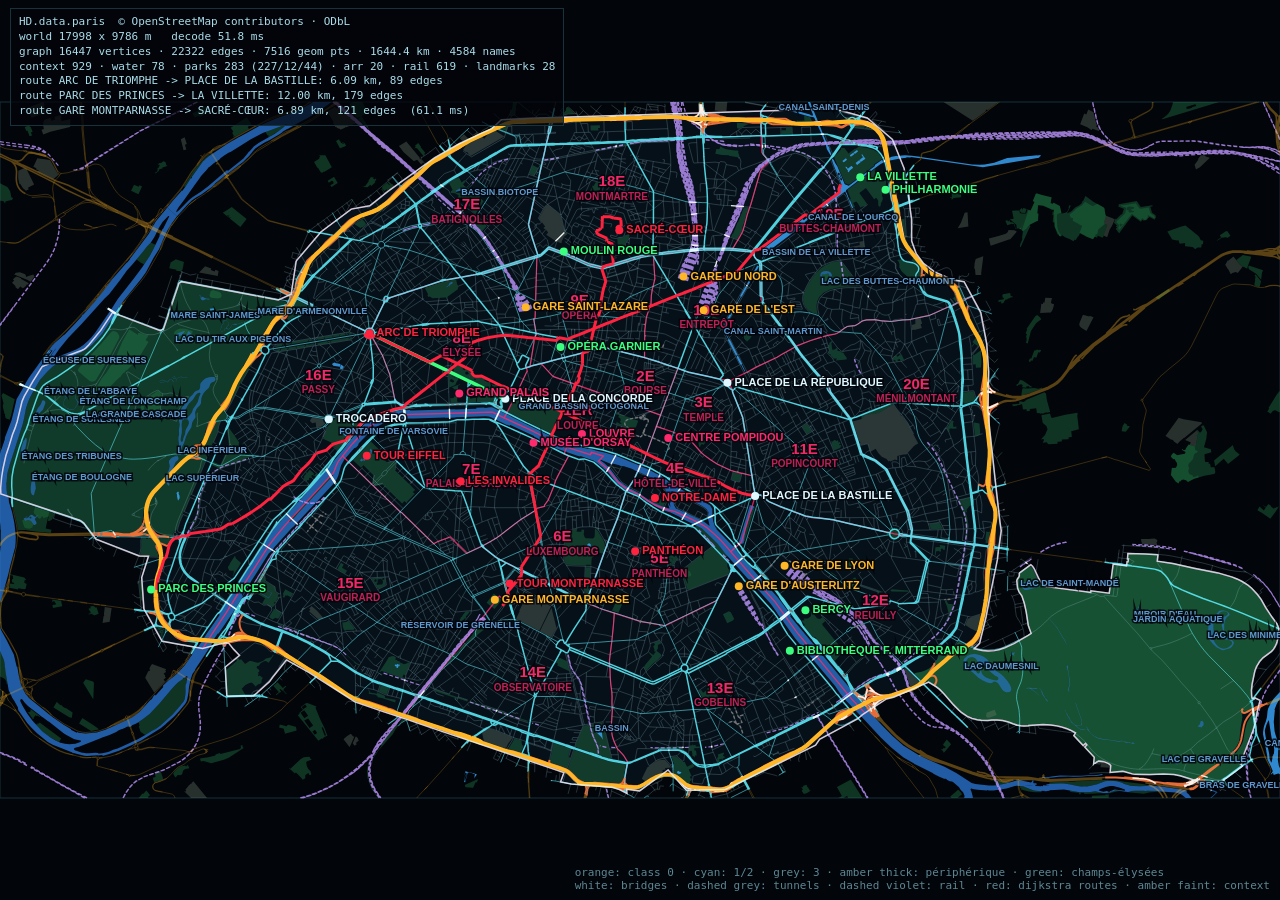
<file: tools/paris_preview.html>
<!doctype html>
<html lang="en">
<head>
<meta charset="utf-8">
<meta name="viewport" content="width=device-width, initial-scale=1">
<title>Paris Dataset Preview</title>
<!--
  Standalone check page for src/js/data/paris.js (generated by tools/paris_data.py).
  Draws every layer, runs two test routes over the graph and prints decode stats.
    ?view=x0,y0,x1,y1   zoom to a world rectangle in metres
    ?labels=0           hide landmark / arrondissement labels
  python tools/shot.py --page tools/paris_preview.html --size 1800x1000 --out .shots/paris-preview.png
-->
<style>
  :root { --bg: #02050a; --ink: #a9dce8; --dim: #5d8793; }
  html, body { margin: 0; height: 100%; background: var(--bg); color: var(--ink); overflow: hidden; }
  body { font: 500 11px "JetBrains Mono", Consolas, monospace; }
  canvas { position: absolute; inset: 0; width: 100%; height: 100%; display: block; }
  #hud { position: absolute; left: 10px; top: 8px; white-space: pre; line-height: 1.35; pointer-events: none;
         background: rgba(2, 5, 10, 0.72); padding: 6px 8px; border: 1px solid #16323b; }
  #legend { position: absolute; right: 10px; bottom: 8px; white-space: pre; color: var(--dim); pointer-events: none; }
</style>
</head>
<body>
<canvas id="c"></canvas>
<div id="hud">loading…</div>
<div id="legend"></div>
<script src="../src/js/core.js"></script>
<script src="../src/js/data/paris.js"></script>
<script>
(() => {
  'use strict';
  const q = new URLSearchParams(location.search);
  const hud = document.getElementById('hud');

  const t0 = performance.now();
  const P = HD.data.paris;
  const decodeMs = performance.now() - t0;

  const cv = document.getElementById('c');
  const dpr = Math.min(2, window.devicePixelRatio || 1);
  const cw = innerWidth, ch = innerHeight;
  cv.width = Math.round(cw * dpr);
  cv.height = Math.round(ch * dpr);
  const g = cv.getContext('2d');

  let [vx0, vy0, vx1, vy1] = (q.get('view') || `0,0,${P.W},${P.H}`).split(',').map(Number);
  const s = Math.min(cw / (vx1 - vx0), ch / (vy1 - vy0));
  const ox = (cw - (vx1 - vx0) * s) / 2 - vx0 * s;
  const oy = (ch - (vy1 - vy0) * s) / 2 - vy0 * s;
  g.setTransform(dpr * s, 0, 0, dpr * s, dpr * ox, dpr * oy);
  const px = 1 / s; // one CSS pixel in world metres

  const ringPath = (path, r) => {
    path.moveTo(r[0], r[1]);
    for (let i = 2; i < r.length; i += 2) path.lineTo(r[i], r[i + 1]);
    path.closePath();
  };
  const linePath = (path, l) => {
    path.moveTo(l[0], l[1]);
    for (let i = 2; i < l.length; i += 2) path.lineTo(l[i], l[i + 1]);
  };
  const polyPath = (rings) => {
    const p = new Path2D();
    for (const r of rings) ringPath(p, r);
    return p;
  };

  g.fillStyle = '#02050a';
  g.fillRect(-1e5, -1e5, 3e5, 3e5);

  // world frame
  g.strokeStyle = '#16323b';
  g.lineWidth = px;
  g.strokeRect(0, 0, P.W, P.H);

  // city boundary fill
  const bnd = polyPath(P.boundary);
  g.fillStyle = '#061019';
  g.fill(bnd, 'evenodd');

  // green
  const greenFill = { park: 'rgba(40,140,80,0.35)', wood: 'rgba(30,110,60,0.45)', cemetery: 'rgba(110,130,110,0.35)' };
  for (const p of P.parks) {
    g.fillStyle = greenFill[p.kind] || 'magenta';
    g.fill(polyPath(p.rings), 'evenodd');
  }

  // water
  for (const w of P.water) {
    g.fillStyle = w.kind === 'river' ? 'rgba(43,120,214,0.75)' : w.kind === 'canal' || w.kind === 'basin' ? 'rgba(60,170,255,0.8)' : 'rgba(43,120,214,0.6)';
    g.fill(polyPath(w.rings), 'evenodd');
  }

  // arrondissements
  g.strokeStyle = 'rgba(255,42,109,0.55)';
  g.lineWidth = 1.2 * px;
  for (const a of P.arr) g.stroke(polyPath(a.rings));

  // rail
  const rail = new Path2D();
  for (const l of P.rail) linePath(rail, l);
  g.strokeStyle = 'rgba(190,150,255,0.8)';
  g.lineWidth = 1.2 * px;
  g.setLineDash([4 * px, 2 * px]);
  g.stroke(rail);
  g.setLineDash([]);

  // context roads (outside the city)
  const ctxPath = [new Path2D(), new Path2D()];
  for (const c of P.context) linePath(ctxPath[Math.min(1, c.cls)], c.pts);
  g.strokeStyle = 'rgba(255,182,39,0.35)';
  g.lineWidth = 1.6 * px;
  g.stroke(ctxPath[0]);
  g.strokeStyle = 'rgba(255,182,39,0.22)';
  g.lineWidth = 1 * px;
  g.stroke(ctxPath[1]);

  // graph by class
  const E = P.edges, nodes = P.nodes, geom = P.geom;
  const edgePath = (path, e) => {
    const a = E.a[e] * 2, b = E.b[e] * 2;
    path.moveTo(nodes[a], nodes[a + 1]);
    for (let i = E.g0[e] * 2, n = i + E.gn[e] * 2; i < n; i += 2) path.lineTo(geom[i], geom[i + 1]);
    path.lineTo(nodes[b], nodes[b + 1]);
  };
  const cls = [new Path2D(), new Path2D(), new Path2D(), new Path2D()];
  const champs = new Path2D(), peri = new Path2D(), bridges = new Path2D(), tunnels = new Path2D();
  const champsName = P.names.indexOf('AVENUE DES CHAMPS-ÉLYSÉES');
  const periName = P.names.indexOf('BOULEVARD PÉRIPHÉRIQUE');
  let km = 0;
  for (let e = 0; e < E.count; e++) {
    edgePath(cls[E.cls[e]], e);
    if (E.name[e] === champsName) edgePath(champs, e);
    if (E.name[e] === periName) edgePath(peri, e);
    if (E.flags[e] & 1) edgePath(bridges, e);
    if (E.flags[e] & 2) edgePath(tunnels, e);
    km += E.len[e];
  }
  km /= 1000;
  const style = [
    ['rgba(169,220,232,0.30)', 0.7],
    ['rgba(95,243,255,0.55)', 1.0],
    ['rgba(95,243,255,0.85)', 1.5],
    ['rgba(255,120,60,0.9)', 2.0],
  ];
  for (const c of [3, 2, 1, 0]) {
    g.strokeStyle = style[3 - c][0];
    g.lineWidth = style[3 - c][1] * px;
    g.stroke(cls[c]);
  }
  g.strokeStyle = 'rgba(255,255,255,0.9)';
  g.lineWidth = 1.4 * px;
  g.stroke(bridges);
  g.strokeStyle = 'rgba(120,120,120,0.9)';
  g.setLineDash([3 * px, 2 * px]);
  g.stroke(tunnels);
  g.setLineDash([]);
  g.strokeStyle = '#ffb627';
  g.lineWidth = 3 * px;
  g.stroke(peri);
  g.strokeStyle = '#3dff7f';
  g.lineWidth = 3.5 * px;
  g.stroke(champs);

  // boundary outline
  g.strokeStyle = 'rgba(223,248,255,0.8)';
  g.lineWidth = 1.5 * px;
  g.stroke(bnd);

  // routing check: Dijkstra over edge lengths (oneway ignored, as the map does)
  const nv = nodes.length / 2;
  const adjStart = new Uint32Array(nv + 1);
  for (let e = 0; e < E.count; e++) { adjStart[E.a[e] + 1]++; adjStart[E.b[e] + 1]++; }
  for (let i = 0; i < nv; i++) adjStart[i + 1] += adjStart[i];
  const adj = new Uint32Array(E.count * 2), fill = adjStart.slice(0, nv);
  for (let e = 0; e < E.count; e++) { adj[fill[E.a[e]]++] = e; adj[fill[E.b[e]]++] = e; }
  const nearest = (x, y) => {
    let best = 0, bd = Infinity;
    for (let i = 0; i < nv; i++) {
      const d = (nodes[i * 2] - x) ** 2 + (nodes[i * 2 + 1] - y) ** 2;
      if (d < bd) { bd = d; best = i; }
    }
    return best;
  };
  const route = (s0, t) => {
    const dist = new Float64Array(nv).fill(Infinity), via = new Int32Array(nv).fill(-1);
    const heap = [[0, s0]];
    dist[s0] = 0;
    const push = (it) => { heap.push(it); let i = heap.length - 1; while (i) { const p = (i - 1) >> 1; if (heap[p][0] <= heap[i][0]) break; [heap[p], heap[i]] = [heap[i], heap[p]]; i = p; } };
    const pop = () => { const top = heap[0], last = heap.pop(); if (heap.length) { heap[0] = last; let i = 0; for (;;) { const l = i * 2 + 1, r = l + 1; let m = i; if (l < heap.length && heap[l][0] < heap[m][0]) m = l; if (r < heap.length && heap[r][0] < heap[m][0]) m = r; if (m === i) break; [heap[m], heap[i]] = [heap[i], heap[m]]; i = m; } } return top; };
    while (heap.length) {
      const [d, u] = pop();
      if (d > dist[u]) continue;
      if (u === t) break;
      for (let k = adjStart[u]; k < adjStart[u + 1]; k++) {
        const e = adj[k], v = E.a[e] === u ? E.b[e] : E.a[e], nd = d + E.len[e];
        if (nd < dist[v]) { dist[v] = nd; via[v] = e; push([nd, v]); }
      }
    }
    const path = new Path2D();
    let u = t, n = 0;
    while (u !== s0 && via[u] >= 0) { edgePath(path, via[u]); const e = via[u]; u = E.a[e] === u ? E.b[e] : E.a[e]; n++; }
    return { path, dist: dist[t], edges: n };
  };
  const lm = Object.fromEntries(P.landmarks.map((l) => [l.name, l]));
  const tr0 = performance.now();
  const routes = [
    ['ARC DE TRIOMPHE', 'PLACE DE LA BASTILLE'],
    ['PARC DES PRINCES', 'LA VILLETTE'],
    ['GARE MONTPARNASSE', 'SACRÉ-CŒUR'],
  ].map(([a, b]) => ({ a, b, ...route(nearest(lm[a].x, lm[a].y), nearest(lm[b].x, lm[b].y)) }));
  const routeMs = performance.now() - tr0;
  g.strokeStyle = '#ff2340';
  g.lineWidth = 3 * px;
  for (const r of routes) g.stroke(r.path);

  // labels
  const showLabels = q.get('labels') !== '0';
  const txt = (t, x, y, color, size, align = 'center') => {
    g.save();
    g.setTransform(dpr, 0, 0, dpr, 0, 0);
    g.font = `600 ${size}px "Chakra Petch", "Segoe UI", sans-serif`;
    g.textAlign = align;
    g.textBaseline = 'middle';
    const sx = x * s + ox, sy = y * s + oy;
    g.lineWidth = 3;
    g.strokeStyle = 'rgba(2,5,10,0.85)';
    g.strokeText(t, sx, sy);
    g.fillStyle = color;
    g.fillText(t, sx, sy);
    g.restore();
  };
  if (showLabels) {
    for (const a of P.arr) {
      const [n, nm] = a.name.split(' · ');
      txt(n, a.label[0], a.label[1] - 7 * px, 'rgba(255,42,109,0.95)', 15);
      txt(nm, a.label[0], a.label[1] + 8 * px, 'rgba(255,42,109,0.75)', 10);
    }
    const seen = new Set();
    for (const w of P.water) {
      if (!w.name || seen.has(w.name) || w.kind === 'river') continue;
      seen.add(w.name);
      const r = w.rings[0];
      txt(w.name, r[0], r[1], 'rgba(120,190,255,0.8)', 9, 'left');
    }
  }
  const kindColor = { monument: '#ff2340', museum: '#ff2a6d', station: '#ffb627', square: '#dff8ff', venue: '#3dff7f' };
  for (const l of P.landmarks) {
    g.fillStyle = kindColor[l.kind] || '#fff';
    g.beginPath();
    g.arc(l.x, l.y, 4 * px, 0, Math.PI * 2);
    g.fill();
    if (showLabels) txt(l.name, l.x + 7 * px, l.y, kindColor[l.kind] || '#fff', 11, 'left');
  }

  const cnt = (arr, k) => arr.filter((x) => x.kind === k).length;
  const stats = {
    decodeMs: +decodeMs.toFixed(1),
    innerDecodeMs: +P.decodeMs.toFixed(1),
    W: P.W, H: P.H,
    vertices: nv, edges: E.count, geomPts: geom.length / 2, km: +km.toFixed(1), names: P.names.length,
    context: P.context.length, water: P.water.length, parks: P.parks.length,
    parkKinds: { park: cnt(P.parks, 'park'), wood: cnt(P.parks, 'wood'), cemetery: cnt(P.parks, 'cemetery') },
    arr: P.arr.length, boundaryRings: P.boundary.length, rail: P.rail.length, landmarks: P.landmarks.length,
    routes: routes.map((r) => `${r.a} -> ${r.b}: ${(r.dist / 1000).toFixed(2)} km, ${r.edges} edges`),
    routeMs: +routeMs.toFixed(1),
    roundTrip: (() => { const [la, lo] = P.toLatLon(...P.toXY(48.8584, 2.2945)); return [la, lo]; })(),
  };
  window.__paris = stats;
  hud.textContent =
    `HD.data.paris  ${P.attribution}\n` +
    `world ${P.W} x ${P.H} m   decode ${stats.decodeMs} ms\n` +
    `graph ${nv} vertices · ${E.count} edges · ${stats.geomPts} geom pts · ${stats.km} km · ${stats.names} names\n` +
    `context ${stats.context} · water ${stats.water} · parks ${stats.parks} (${stats.parkKinds.park}/${stats.parkKinds.wood}/${stats.parkKinds.cemetery})` +
    ` · arr ${stats.arr} · rail ${stats.rail} · landmarks ${stats.landmarks}\n` +
    stats.routes.map((r) => 'route ' + r).join('\n') + `  (${stats.routeMs} ms)`;
  document.getElementById('legend').textContent =
    'orange: class 0 · cyan: 1/2 · grey: 3 · amber thick: périphérique · green: champs-élysées\n' +
    'white: bridges · dashed grey: tunnels · dashed violet: rail · red: dijkstra routes · amber faint: context';
})();
</script>
</body>
</html>
</file>
